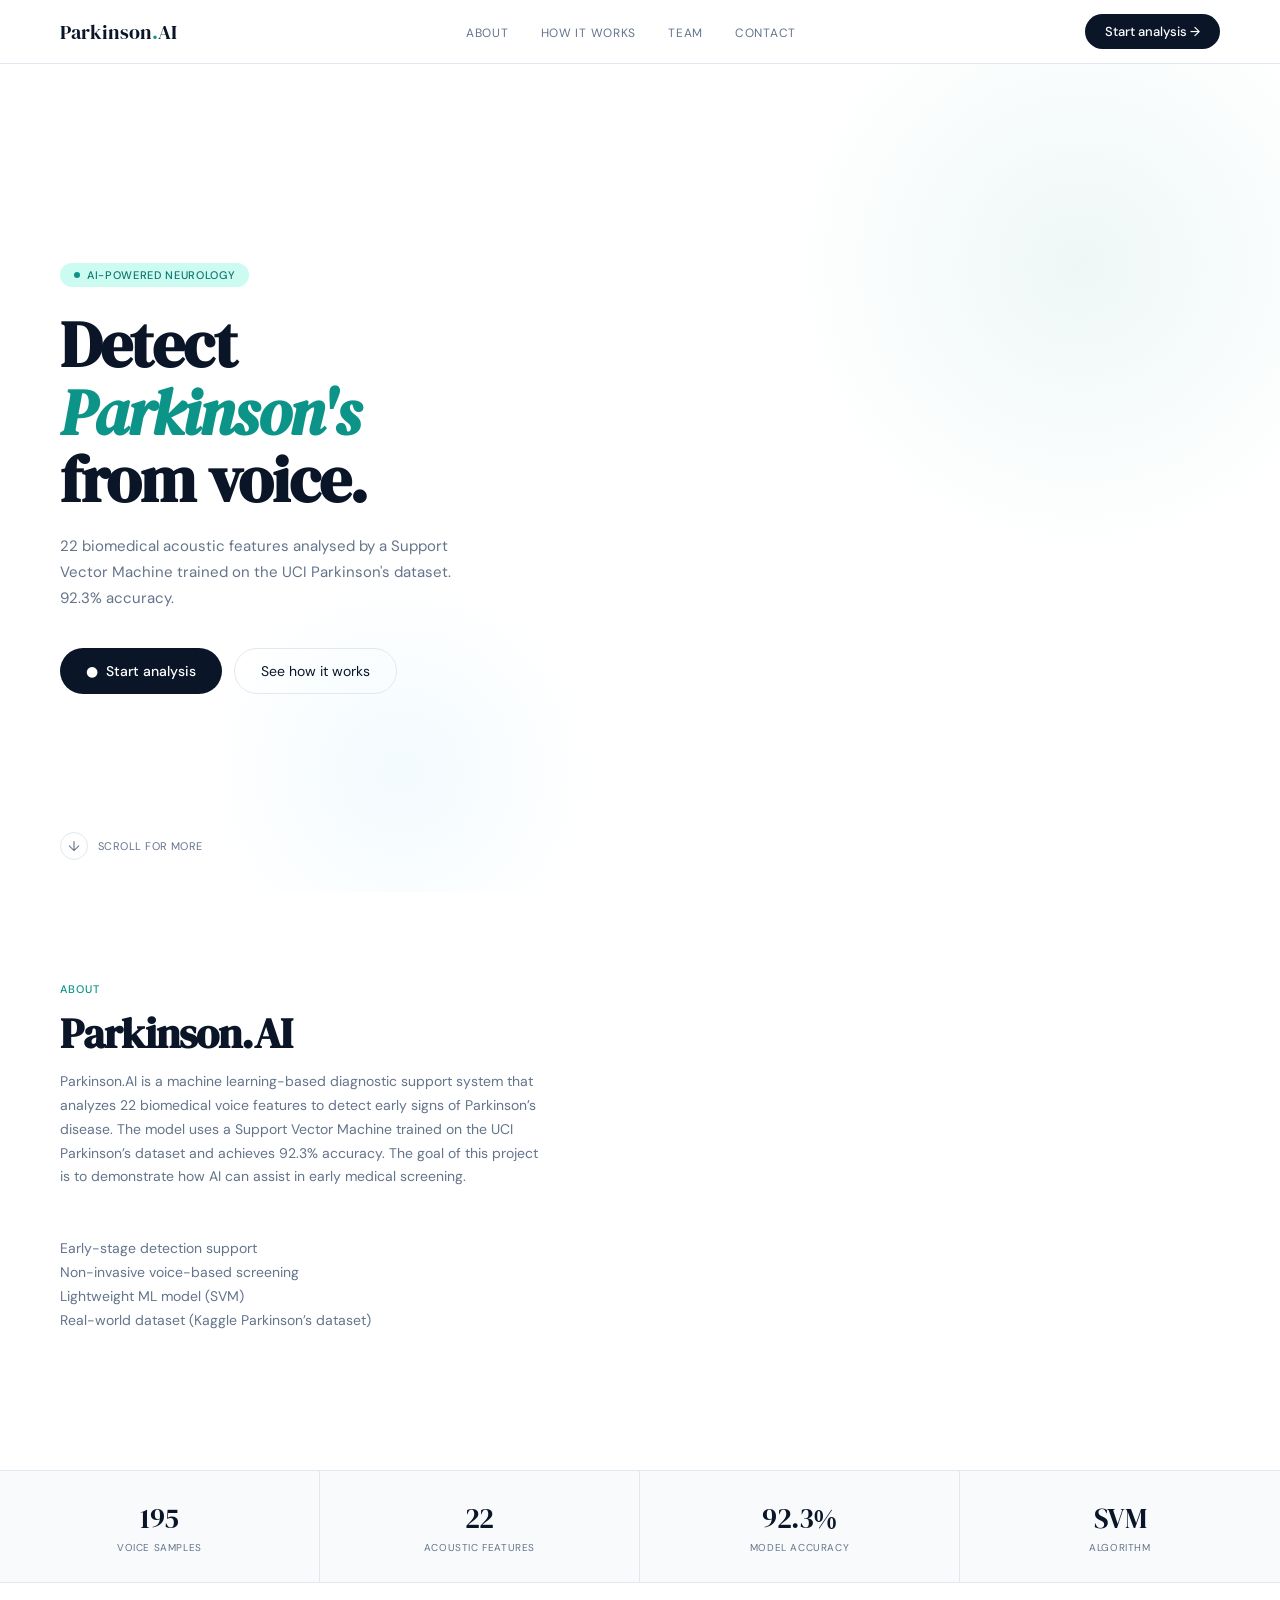
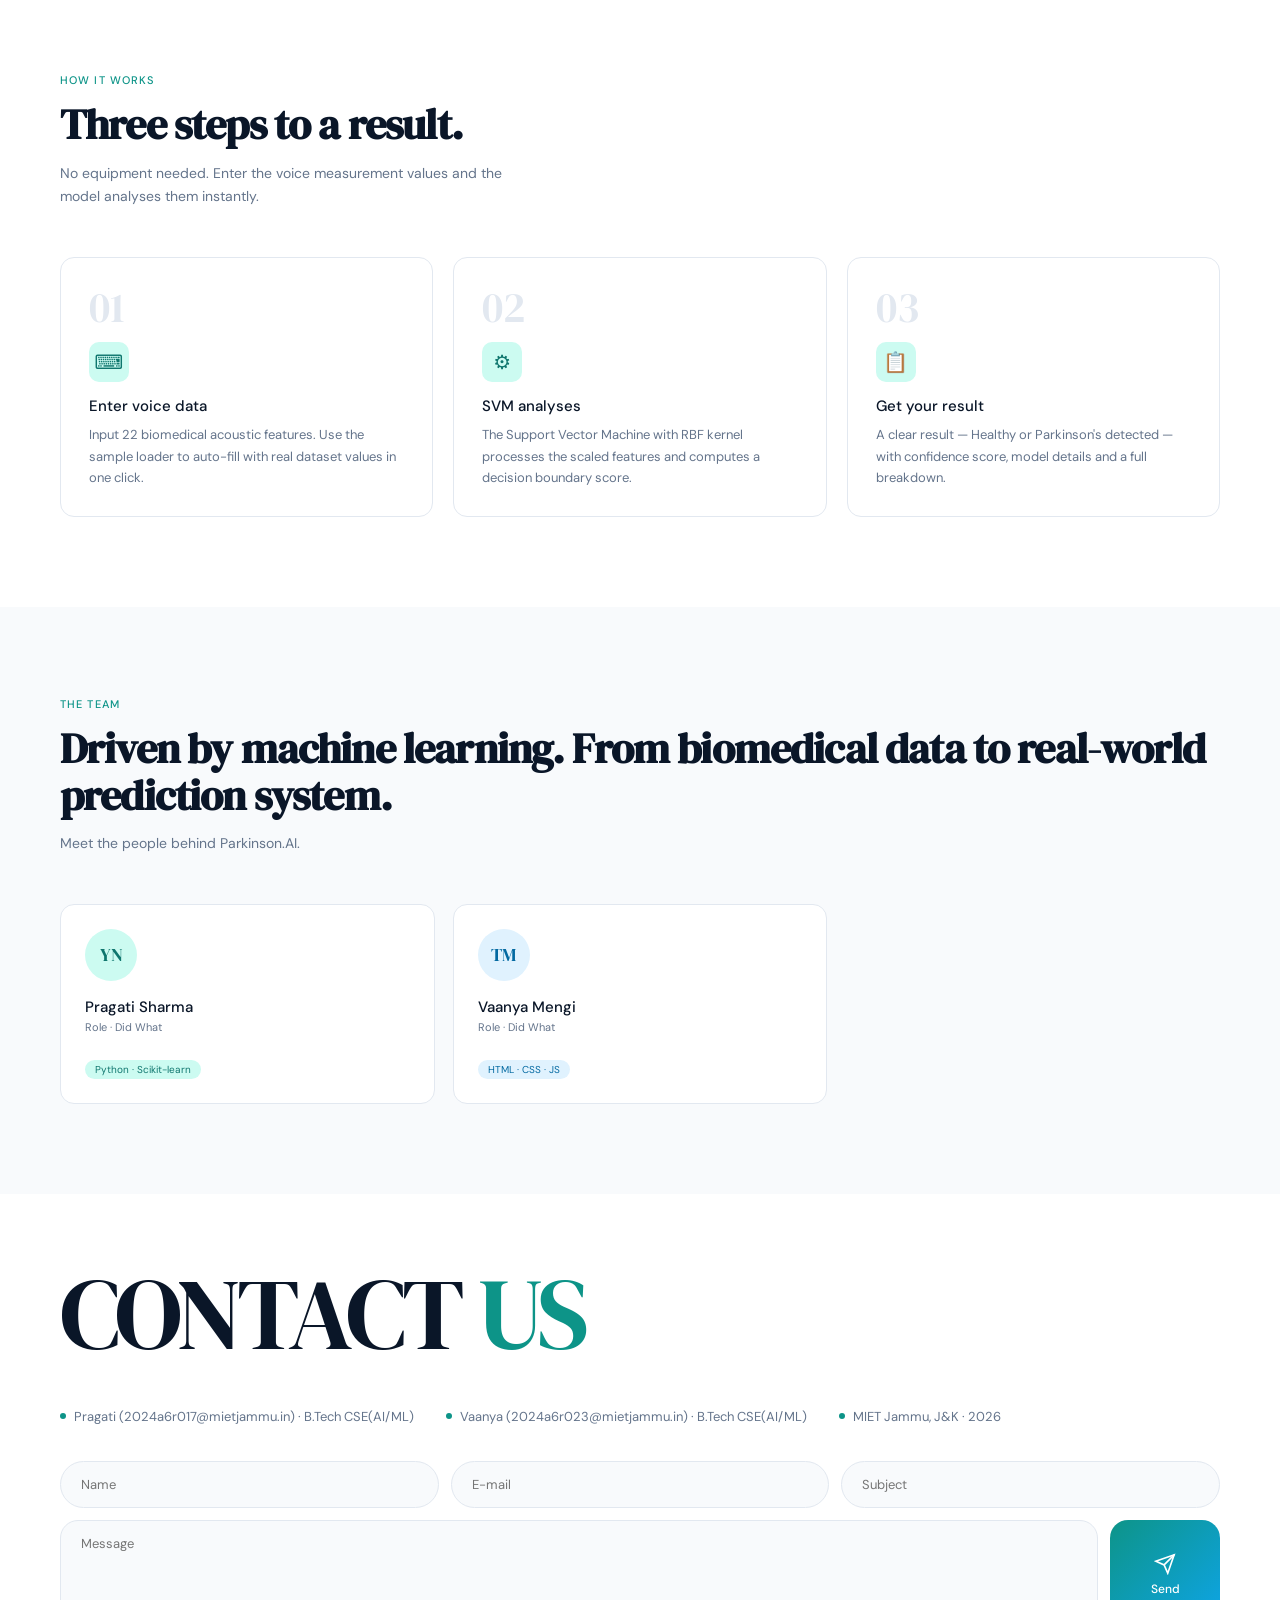
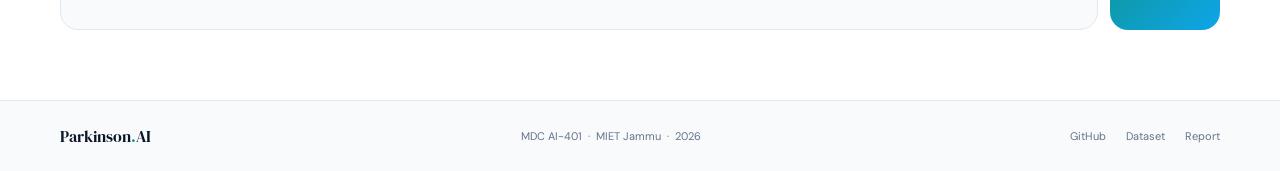
<file: backend/frontend/index.html>
<!DOCTYPE html>
<html lang="en">
<head>
  <meta charset="UTF-8">
  <meta name="viewport" content="width=device-width, initial-scale=1.0">
  <title>Parkinson.AI — Voice-based Detection</title>
  <link rel="preconnect" href="https://fonts.googleapis.com">
  <link rel="preconnect" href="https://fonts.gstatic.com" crossorigin>
  <link
    href="https://fonts.googleapis.com/css2?family=DM+Sans:ital,opsz,wght@0,9..40,300;0,9..40,400;0,9..40,500;0,9..40,700&family=DM+Serif+Display:ital@0;1&display=swap"
    rel="stylesheet">
  <style>
    *,
    *::before,
    *::after {
      box-sizing: border-box;
      margin: 0;
      padding: 0
    }

    :root {
      --teal: #0d9488;
      --teal-lt: #ccfbf1;
      --teal-dk: #0f766e;
      --blue: #0ea5e9;
      --blue-lt: #e0f2fe;
      --blue-dk: #0369a1;
      --ink: #0a1628;
      --ink2: #1e3a5f;
      --muted: #64748b;
      --border: #e2e8f0;
      --bg: #f8fafc;
      --white: #ffffff;
      --radius: 14px;
      --font-display: 'DM Serif Display', Georgia, serif;
      --font-body: 'DM Sans', system-ui, sans-serif;
    }

    html {
      scroll-behavior: smooth
    }

    body {
        font-family: var(--font-body);
        background: var(--white);
        color: var(--ink);
        overflow-x: hidden;
        transition: opacity 0.3s ease;
    }

    ::-webkit-scrollbar {
      width: 4px
    }

    ::-webkit-scrollbar-track {
      background: var(--bg)
    }

    ::-webkit-scrollbar-thumb {
      background: var(--teal);
      border-radius: 4px
    }

    /* NAV */
    nav {
      position: sticky;
      top: 0;
      z-index: 100;
      display: flex;
      align-items: center;
      justify-content: space-between;
      padding: 0 60px;
      height: 64px;
      background: rgba(255, 255, 255, 0.9);
      backdrop-filter: blur(16px);
      border-bottom: 0.5px solid var(--border)
    }

    .nav-logo {
      font-family: var(--font-display);
      font-size: 20px;
      color: var(--ink);
      text-decoration: none
    }

    .nav-logo span {
      color: var(--teal)
    }

    .nav-links {
      display: flex;
      gap: 32px;
      list-style: none
    }

    .nav-links a {
      font-size: 12px;
      color: var(--muted);
      text-decoration: none;
      text-transform: uppercase;
      letter-spacing: .06em;
      transition: color .2s
    }

    .nav-links a:hover {
      color: var(--teal)
    }

    .nav-cta {
      background: var(--ink);
      color: #fff;
      border: none;
      padding: 9px 20px;
      border-radius: 24px;
      font-family: var(--font-body);
      font-size: 13px;
      font-weight: 500;
      cursor: pointer;
      transition: all .25s;
      text-decoration: none;
      display: inline-flex;
      align-items: center;
      gap: 6px
    }

    .nav-cta:hover {
      background: var(--teal);
      transform: translateY(-1px)
    }

    /* HERO */
    #hero-video {
      position: absolute;
      top: 0;
      right: 0;
      width: 60%;
      height: 100%;
      z-index: 0;
      pointer-events: none;
      object-fit: cover;
      opacity: 0.85;

      mask-image: linear-gradient(to left,
          rgba(0, 0, 0, 1) 40%,
          transparent 100%);

      -webkit-mask-image: linear-gradient(to left,
          rgba(0, 0, 0, 1) 40%,
          transparent 100%);
    }

    #hero-video {
      animation: zoomVideo 20s ease-in-out infinite alternate;
    }

    @keyframes zoomVideo {
      from {
        transform: scale(1);
      }

      to {
        transform: scale(1.08);
      }
    }

    .hero {
      min-height: 92vh;
      display: flex;
      align-items: center;
      padding: 0 60px;
      background: var(--white);
      position: relative;
      overflow: hidden;
    }

    .hero::before {
      content: '';
      position: absolute;
      top: -100px;
      right: -100px;
      width: 600px;
      height: 600px;
      border-radius: 50%;
      background: radial-gradient(circle, rgba(13, 148, 136, .07) 0%, transparent 70%);
      pointer-events: none
    }

    .hero::after {
      content: '';
      position: absolute;
      bottom: -80px;
      left: 200px;
      width: 400px;
      height: 400px;
      border-radius: 50%;
      background: radial-gradient(circle, rgba(14, 165, 233, .05) 0%, transparent 70%);
      pointer-events: none
    }

    .hero-left {
      position: relative;
      z-index: 2;
      max-width: 520px
    }

    .hero-tag {
      display: inline-flex;
      align-items: center;
      gap: 7px;
      background: var(--teal-lt);
      color: var(--teal-dk);
      font-size: 11px;
      font-weight: 500;
      letter-spacing: .06em;
      text-transform: uppercase;
      padding: 5px 14px;
      border-radius: 20px;
      margin-bottom: 24px
    }

    .hero-tag-dot {
      width: 6px;
      height: 6px;
      border-radius: 50%;
      background: var(--teal);
      animation: pulse 2s ease-in-out infinite
    }

    .hero-h1 {
      font-family: var(--font-display);
      font-size: clamp(42px, 5vw, 64px);
      line-height: 1.05;
      letter-spacing: -.02em;
      color: var(--ink);
      margin-bottom: 20px
    }

    .hero-h1 em {
      font-style: italic;
      color: var(--teal)
    }

    .hero-p {
      font-size: 15px;
      color: var(--muted);
      line-height: 1.75;
      margin-bottom: 36px;
      max-width: 400px
    }

    .hero-btns {
      display: flex;
      gap: 12px;
      flex-wrap: wrap
    }

    .btn-primary {
      background: var(--ink);
      color: #fff;
      border: none;
      padding: 13px 26px;
      border-radius: 28px;
      font-family: var(--font-body);
      font-size: 14px;
      font-weight: 500;
      cursor: pointer;
      transition: all .25s;
      display: inline-flex;
      align-items: center;
      gap: 8px;
      text-decoration: none
    }

    .btn-primary:hover {
      background: var(--teal);
      transform: translateY(-2px)
    }

    .btn-outline {
      background: transparent;
      color: var(--ink);
      border: 1px solid var(--border);
      padding: 13px 26px;
      border-radius: 28px;
      font-family: var(--font-body);
      font-size: 14px;
      font-weight: 400;
      cursor: pointer;
      transition: all .25s;
      text-decoration: none;
      display: inline-flex;
      align-items: center
    }

    .btn-outline:hover {
      border-color: var(--teal);
      color: var(--teal)
    }

    .hero-right {
      display: flex;
      align-items: center;
      justify-content: center;
      position: relative;
      z-index: 2;
      height: 500px
    }

    .neuron-canvas {
      position: relative;
      width: 340px;
      height: 340px
    }

    .neuron-canvas img,
    .neuron-canvas video {
      width: 100%;
      height: 100%;
      object-fit: contain;
      border-radius: 50%
    }

    .neuron-ring {
      position: absolute;
      inset: -20px;
      border-radius: 50%;
      border: 1px solid rgba(13, 148, 136, .15);
      animation: spin-slow 20s linear infinite
    }

    .neuron-ring2 {
      position: absolute;
      inset: -44px;
      border-radius: 50%;
      border: 0.5px dashed rgba(14, 165, 233, .12);
      animation: spin-slow 35s linear infinite reverse
    }

    .neuron-dot {
      position: absolute;
      width: 9px;
      height: 9px;
      border-radius: 50%;
      background: var(--teal);
      top: -4px;
      left: calc(50% - 4px)
    }

    .neuron-dot2 {
      position: absolute;
      width: 7px;
      height: 7px;
      border-radius: 50%;
      background: var(--blue);
      top: -4px;
      left: calc(50% - 3px)
    }

    .hero-placeholder {
      width: 100%;
      height: 100%;
      border-radius: 50%;
      background: linear-gradient(135deg, var(--teal-lt), var(--blue-lt));
      display: flex;
      align-items: center;
      justify-content: center;
      flex-direction: column;
      gap: 10px
    }

    .placeholder-text {
      font-size: 11px;
      color: var(--teal-dk);
      opacity: .7;
      text-align: center;
      padding: 0 30px;
      line-height: 1.6
    }

    .scroll-hint {
      position: absolute;
      bottom: 32px;
      left: 60px;
      display: flex;
      align-items: center;
      gap: 10px;
      font-size: 11px;
      color: var(--muted);
      letter-spacing: .04em;
      text-transform: uppercase
    }

    .scroll-arrow {
      width: 28px;
      height: 28px;
      border-radius: 50%;
      border: 1px solid var(--border);
      display: flex;
      align-items: center;
      justify-content: center;
      font-size: 14px;
      color: var(--muted);
      animation: bounce 2s ease-in-out infinite
    }

    /* STATS */
    .stats-row {
      display: grid;
      grid-template-columns: repeat(4, 1fr);
      border-top: 0.5px solid var(--border);
      border-bottom: 0.5px solid var(--border);
      background: var(--bg)
    }

    .stat-cell {
      padding: 28px 20px;
      text-align: center;
      border-right: 0.5px solid var(--border);
      transition: background .25s;
      cursor: default
    }

    .stat-cell:last-child {
      border-right: none
    }

    .stat-cell:hover {
      background: var(--teal-lt)
    }

    .stat-val {
      font-family: var(--font-display);
      font-size: 28px;
      color: var(--ink);
      letter-spacing: -.02em
    }

    .stat-lbl {
      font-size: 10px;
      color: var(--muted);
      margin-top: 4px;
      text-transform: uppercase;
      letter-spacing: .06em
    }

    /* SECTIONS */
    .section {
      padding: 90px 60px
    }

    .section-alt {
      padding: 90px 60px;
      background: var(--bg)
    }

    .sec-eyebrow {
      font-size: 11px;
      color: var(--teal);
      text-transform: uppercase;
      letter-spacing: .1em;
      margin-bottom: 14px;
      font-weight: 500
    }

    .sec-h {
      font-family: var(--font-display);
      font-size: clamp(28px, 4vw, 42px);
      color: var(--ink);
      letter-spacing: -.02em;
      line-height: 1.1;
      margin-bottom: 14px
    }

    .sec-sub {
      font-size: 14px;
      color: var(--muted);
      line-height: 1.7;
      max-width: 480px;
      margin-bottom: 48px
    }

    /* HOW IT WORKS */
    .how-grid {
      display: grid;
      grid-template-columns: repeat(3, 1fr);
      gap: 20px
    }

    .how-card {
      background: var(--white);
      border: 0.5px solid var(--border);
      border-radius: var(--radius);
      padding: 28px;
      transition: all .3s ease;
      position: relative;
      overflow: hidden
    }

    .how-card::before {
      content: '';
      position: absolute;
      top: 0;
      left: 0;
      right: 0;
      height: 3px;
      background: linear-gradient(90deg, var(--teal), var(--blue));
      transform: scaleX(0);
      transform-origin: left;
      transition: transform .3s ease
    }

    .how-card:hover {
      transform: translateY(-4px);
      border-color: rgba(13, 148, 136, .3)
    }

    .how-card:hover::before {
      transform: scaleX(1)
    }

    .how-num {
      font-family: var(--font-display);
      font-size: 42px;
      color: var(--border);
      line-height: 1;
      margin-bottom: 14px
    }

    .how-icon {
      width: 40px;
      height: 40px;
      border-radius: 10px;
      background: var(--teal-lt);
      display: flex;
      align-items: center;
      justify-content: center;
      margin-bottom: 14px;
      font-size: 20px;
      color: var(--teal-dk);
      transition: all .25s
    }

    .how-card:hover .how-icon {
      background: var(--teal);
      color: #fff
    }

    .how-h {
      font-size: 15px;
      font-weight: 500;
      color: var(--ink);
      margin-bottom: 8px
    }

    .how-p {
      font-size: 13px;
      color: var(--muted);
      line-height: 1.65
    }

    /* TEAM */
    .team-grid {
      display: grid;
      grid-template-columns: repeat(3, 1fr);
      gap: 18px
    }

    .team-card {
      background: var(--white);
      border: 0.5px solid var(--border);
      border-radius: var(--radius);
      padding: 24px;
      transition: all .3s ease;
      cursor: default;
      overflow: hidden
    }

    .team-card:hover {
      border-color: rgba(13, 148, 136, .4);
      transform: translateY(-5px);
      box-shadow: 0 16px 40px rgba(13, 148, 136, .08)
    }

    .team-avatar {
      width: 52px;
      height: 52px;
      border-radius: 50%;
      display: flex;
      align-items: center;
      justify-content: center;
      font-family: var(--font-display);
      font-size: 18px;
      margin-bottom: 16px
    }

    .av-teal {
      background: var(--teal-lt);
      color: var(--teal-dk)
    }

    .av-blue {
      background: var(--blue-lt);
      color: var(--blue-dk)
    }

    .av-ink {
      background: #e8edf5;
      color: var(--ink2)
    }

    .team-name {
      font-size: 15px;
      font-weight: 500;
      color: var(--ink);
      margin-bottom: 3px
    }

    .team-role {
      font-size: 11px;
      color: var(--muted);
      margin-bottom: 14px
    }

    .team-bio {
      font-size: 12px;
      color: var(--muted);
      line-height: 1.65;
      max-height: 0;
      overflow: hidden;
      opacity: 0;
      transition: all .35s ease
    }

    .team-card:hover .team-bio {
      max-height: 80px;
      opacity: 1
    }

    .team-pill {
      display: inline-flex;
      align-items: center;
      gap: 4px;
      font-size: 10px;
      padding: 3px 10px;
      border-radius: 20px;
      margin-top: 12px
    }

    .pill-teal {
      background: var(--teal-lt);
      color: var(--teal-dk)
    }

    .pill-blue {
      background: var(--blue-lt);
      color: var(--blue-dk)
    }

    .pill-ink {
      background: #e8edf5;
      color: var(--ink2)
    }

    /* CONTACT */
    .contact-section {
      background: var(--white);
      overflow: hidden
    }

    .contact-giant {
      padding: 70px 60px 0;
      font-family: var(--font-display);
      font-size: clamp(52px, 9vw, 100px);
      font-weight: 400;
      color: var(--ink);
      letter-spacing: -.04em;
      line-height: 1
    }

    .contact-giant span {
      color: var(--teal)
    }

    .contact-form-wrap {
      padding: 44px 60px 70px
    }

    .contact-info-row {
      display: flex;
      gap: 32px;
      margin-bottom: 36px;
      flex-wrap: wrap
    }

    .ci-item {
      display: flex;
      align-items: center;
      gap: 8px;
      font-size: 13px;
      color: var(--muted)
    }

    .ci-dot {
      width: 6px;
      height: 6px;
      border-radius: 50%;
      background: var(--teal)
    }

    .contact-grid {
      display: grid;
      grid-template-columns: 1fr 1fr 1fr;
      gap: 12px;
      margin-bottom: 12px
    }

    .cf-input {
      background: var(--bg);
      border: 0.5px solid var(--border);
      border-radius: 28px;
      padding: 14px 20px;
      font-family: var(--font-body);
      font-size: 13px;
      color: var(--ink);
      outline: none;
      transition: all .2s;
      width: 100%
    }

    .cf-input:focus {
      border-color: var(--teal);
      background: var(--teal-lt)
    }

    .contact-bottom {
      display: grid;
      grid-template-columns: 1fr auto;
      gap: 12px;
      align-items: stretch
    }

    .cf-textarea {
      background: var(--bg);
      border: 0.5px solid var(--border);
      border-radius: 18px;
      padding: 14px 20px;
      width: 100%;
      font-family: var(--font-body);
      font-size: 13px;
      color: var(--ink);
      outline: none;
      resize: none;
      height: 110px;
      transition: all .2s
    }

    .cf-textarea:focus {
      border-color: var(--teal);
      background: var(--teal-lt)
    }

    .cf-send-btn {
      background: linear-gradient(135deg, var(--teal), var(--blue));
      border: none;
      border-radius: 18px;
      width: 110px;
      cursor: pointer;
      display: flex;
      flex-direction: column;
      align-items: center;
      justify-content: center;
      gap: 6px;
      transition: all .25s;
      color: #fff;
      font-family: var(--font-body);
      font-size: 12px;
      font-weight: 500
    }

    .cf-send-btn:hover {
      transform: scale(1.04);
      opacity: .92
    }

    .cf-send-btn svg {
      width: 22px;
      height: 22px;
      stroke: #fff;
      fill: none;
      stroke-width: 1.8
    }

    /* FOOTER */
    footer {
      border-top: 0.5px solid var(--border);
      padding: 24px 60px;
      display: flex;
      align-items: center;
      justify-content: space-between;
      background: var(--bg)
    }

    .footer-logo {
      font-family: var(--font-display);
      font-size: 16px;
      color: var(--ink)
    }

    .footer-logo span {
      color: var(--teal)
    }

    .footer-note {
      font-size: 11px;
      color: var(--muted)
    }

    .footer-links {
      display: flex;
      gap: 20px
    }

    .footer-links a {
      font-size: 11px;
      color: var(--muted);
      text-decoration: none;
      transition: color .2s
    }

    .footer-links a:hover {
      color: var(--teal)
    }

    /* ANIMATIONS */
    @keyframes pulse {

      0%,
      100% {
        opacity: 1
      }

      50% {
        opacity: .4
      }
    }

    @keyframes bounce {

      0%,
      100% {
        transform: translateY(0)
      }

      50% {
        transform: translateY(5px)
      }
    }

    @keyframes spin-slow {
      from {
        transform: rotate(0deg)
      }

      to {
        transform: rotate(360deg)
      }
    }

    @keyframes fadeUp {
      from {
        opacity: 0;
        transform: translateY(28px)
      }

      to {
        opacity: 1;
        transform: translateY(0)
      }
    }

    .fade-up {
      animation: fadeUp .7s ease both
    }

    .delay-1 {
      animation-delay: .1s
    }

    .delay-2 {
      animation-delay: .2s
    }

    .delay-3 {
      animation-delay: .3s
    }

    .delay-4 {
      animation-delay: .45s
    }

    /* RESPONSIVE */
    @media(max-width:768px) {
      nav {
        padding: 0 20px
      }

      .nav-links {
        display: none
      }

      .hero {
        grid-template-columns: 1fr;
        padding: 60px 20px;
        min-height: auto
      }

      #hero-video {
        width: 100%;
        opacity: 0.35;
      }

      .hero-right {
        height: 260px
      }

      .neuron-canvas {
        width: 220px;
        height: 220px
      }

      .stats-row {
        grid-template-columns: repeat(2, 1fr)
      }

      .section,
      .section-alt {
        padding: 60px 20px
      }

      .how-grid,
      .team-grid {
        grid-template-columns: 1fr
      }

      .contact-giant {
        font-size: 48px;
        padding: 40px 20px 0
      }

      .contact-form-wrap {
        padding: 28px 20px 50px
      }

      .contact-grid {
        grid-template-columns: 1fr
      }

      footer {
        padding: 20px;
        flex-direction: column;
        gap: 12px;
        text-align: center
      }

      .scroll-hint {
        display: none
      }
    }
  </style>
</head>

<body>

  <nav>
    <a class="nav-logo" href="#">Parkinson<span>.</span>AI</a>
    <ul class="nav-links">
      <li><a href="#about">About</a></li>
      <li><a href="#how">How it works</a></li>
      <li><a href="#team">Team</a></li>
      <li><a href="#contact">Contact</a></li>
    </ul>
    <!-- REPLACE href with your Streamlit URL -->
    <a class="nav-cta" href="analysis.html">Start analysis &#8594;</a>
  </nav>

  <!-- HERO -->
  <section class="hero" id="top">

    <!-- Background Video -->
    <video id="hero-video" autoplay loop muted playsinline>
        <source src="Neuron.mp4" type="video/mp4">
        Your browser does not support the video tag.
    </video>

    <div class="hero-left">
      <div class="hero-tag fade-up">
        <div class="hero-tag-dot"></div>
        AI-powered neurology
      </div>

      <h1 class="hero-h1 fade-up delay-1">
        Detect<br>
        <em>Parkinson's</em><br>
        from voice.
      </h1>

      <p class="hero-p fade-up delay-2">
        22 biomedical acoustic features analysed by a Support Vector Machine trained on the UCI Parkinson's dataset.
        92.3% accuracy.
      </p>

      <div class="hero-btns fade-up delay-3">
        <a class="btn-primary" href="analysis.html">&#9679;&nbsp; Start analysis</a>

        <a class="btn-outline" href="#how">
          See how it works
        </a>
      </div>
    </div>

    <div class="scroll-hint">
      <div class="scroll-arrow">&#8595;</div>
      Scroll for more
    </div>

  </section>
  <!--About -->
  <section class="section" id="about">
  <div class="sec-eyebrow">About</div>
  <h2 class="sec-h">Parkinson.AI</h2>
  <p class="sec-sub">
    Parkinson.AI is a machine learning-based diagnostic support system that analyzes 22 biomedical voice features to detect early signs of Parkinson’s disease.
    The model uses a Support Vector Machine trained on the UCI Parkinson’s dataset and achieves 92.3% accuracy. 
    The goal of this project is to demonstrate how AI can assist in early medical screening.
  </p>
  <p class="sec-sub">
  <span> Early-stage detection support</span><br>
  <span> Non-invasive voice-based screening</span><br>
  <span> Lightweight ML model (SVM)</span><br>
  <span> Real-world dataset (Kaggle Parkinson’s dataset)</span>
</p>
  </section>
  <!-- STATS -->
  <div class="stats-row">
    <div class="stat-cell">
      <div class="stat-val">195</div>
      <div class="stat-lbl">Voice samples</div>
    </div>
    <div class="stat-cell">
      <div class="stat-val">22</div>
      <div class="stat-lbl">Acoustic features</div>
    </div>
    <div class="stat-cell">
      <div class="stat-val">92.3%</div>
      <div class="stat-lbl">Model accuracy</div>
    </div>
    <div class="stat-cell">
      <div class="stat-val">SVM</div>
      <div class="stat-lbl">Algorithm</div>
    </div>
  </div>

  <!-- HOW IT WORKS -->
  <section class="section" id="how">
    <div class="sec-eyebrow">How it works</div>
    <h2 class="sec-h">Three steps to a result.</h2>
    <p class="sec-sub">No equipment needed. Enter the voice measurement values and the model analyses them instantly.
    </p>
    <div class="how-grid">
      <div class="how-card">
        <div class="how-num">01</div>
        <div class="how-icon">&#9000;</div>
        <div class="how-h">Enter voice data</div>
        <div class="how-p">Input 22 biomedical acoustic features. Use the sample loader to auto-fill with real dataset
          values in one click.</div>
      </div>
      <div class="how-card">
        <div class="how-num">02</div>
        <div class="how-icon">&#9881;</div>
        <div class="how-h">SVM analyses</div>
        <div class="how-p">The Support Vector Machine with RBF kernel processes the scaled features and computes a
          decision boundary score.</div>
      </div>
      <div class="how-card">
        <div class="how-num">03</div>
        <div class="how-icon">&#128203;</div>
        <div class="how-h">Get your result</div>
        <div class="how-p">A clear result — Healthy or Parkinson's detected — with confidence score, model details and a
          full breakdown.</div>
      </div>
    </div>
  </section>

  <!-- TEAM -->
  <section class="section-alt" id="team">
    <div class="sec-eyebrow">The team</div>
    <h2 class="sec-h">Driven by machine learning. From biomedical data to real-world prediction system.</h2>
    <p class="sec-sub">Meet the people behind Parkinson.AI.</p>
    <div class="team-grid">

      <div class="team-card">
        <!-- REPLACE: initials in avatar, name, role, bio, skill -->
        <div class="team-avatar av-teal">YN</div>
        <div class="team-name">Pragati Sharma</div>
        <div class="team-role">Role &middot; Did What </div>
        <div class="team-bio">Bio </div>
        <span class="team-pill pill-teal">Python &middot; Scikit-learn</span>
      </div>

      <div class="team-card">
        <!-- REPLACE: initials in avatar, name, role, bio, skill -->
        <div class="team-avatar av-blue">TM</div>
        <div class="team-name">Vaanya Mengi</div>
        <div class="team-role">Role &middot; Did What</div>
        <div class="team-bio">Bio </div>
        <span class="team-pill pill-blue">HTML &middot; CSS &middot; JS</span>
      </div>

    </div>
  </section>

  <!-- CONTACT -->
  <section class="contact-section" id="contact">
    <div class="contact-giant">CONTACT <span>US</span></div>
    <div class="contact-form-wrap">
      <div class="contact-info-row">
        <!-- REPLACE with your real details -->
        <div class="ci-item">
          <div class="ci-dot"></div>Pragati (2024a6r017@mietjammu.in) &middot; B.Tech CSE(AI/ML)
        </div>
        <div class="ci-item">
          <div class="ci-dot"></div>Vaanya (2024a6r023@mietjammu.in) &middot; B.Tech CSE(AI/ML)
        </div>
        <div class="ci-item">
          <div class="ci-dot"></div>MIET Jammu, J&amp;K &middot; 2026
        </div>
      </div>
      <div class="contact-grid">
        <input class="cf-input" type="text" placeholder="Name" />
        <input class="cf-input" type="email" placeholder="E-mail" />
        <input class="cf-input" type="text" placeholder="Subject" />
      </div>
      <div class="contact-bottom">
        <textarea class="cf-textarea" placeholder="Message"></textarea>
        <button class="cf-send-btn" onclick="handleSend(this)">
          <svg viewBox="0 0 24 24">
            <line x1="22" y1="2" x2="11" y2="13" />
            <polygon points="22 2 15 22 11 13 2 9 22 2" />
          </svg>
          Send
        </button>
      </div>
    </div>
  </section>

  <!-- FOOTER -->
  <footer>
    <div class="footer-logo">Parkinson<span>.</span>AI</div>
    <div class="footer-note">MDC AI-401 &nbsp;&middot;&nbsp; MIET Jammu &nbsp;&middot;&nbsp; 2026</div>
    <div class="footer-links">
      <!-- REPLACE with your GitHub URL -->
      <a href="YOUR_GITHUB_URL" target="_blank">GitHub</a>
      <a href="https://www.kaggle.com/datasets/thecansin/parkinsons-data-set" target="_blank">Dataset</a>
      <a href="report.pdf">Report</a>
    </div>
  </footer>

  <script>
    // Scroll-triggered fade-up for cards
    const observer = new IntersectionObserver((entries) => {
      entries.forEach(e => {
        if (e.isIntersecting) {
          e.target.style.opacity = '1';
          e.target.style.transform = 'translateY(0)';
        }
      });
    }, { threshold: 0.1 });

    document.querySelectorAll('.how-card, .team-card, .stat-cell').forEach((el, i) => {
      el.style.opacity = '0';
      el.style.transform = 'translateY(22px)';
      el.style.transition = 'opacity .55s ease, transform .55s ease';
      el.style.transitionDelay = (i % 3) * 0.12 + 's';
      observer.observe(el);
    });

    // Send button feedback
    function handleSend(btn) {
    const nameInput = document.querySelector(".cf-input");
    const name = nameInput.value || "User";

    alert("Thanks " + name + "! Your message has been sent successfully.");

    btn.style.background = 'var(--teal)';
    btn.innerHTML = 'Sent!';

    setTimeout(() => {
      btn.style.background = 'linear-gradient(135deg,#0d9488,#0ea5e9)';
      btn.innerHTML = `
        <svg viewBox="0 0 24 24" style="width:22px;height:22px;stroke:#fff;fill:none;stroke-width:1.8">
          <line x1="22" y1="2" x2="11" y2="13"/>
          <polygon points="22 2 15 22 11 13 2 9 22 2"/>
        </svg>
        Send
      `;
    }, 2500);
  }
  </script>
</body>

<script>
document.querySelectorAll('a[href="analysis.html"]').forEach(button => {
  button.addEventListener("click", function (e) {
    e.preventDefault();

    document.body.style.opacity = "0";

    setTimeout(() => {
      window.location.href = "analysis.html";
    }, 300);
  });
});
</script>

</html>
</file>
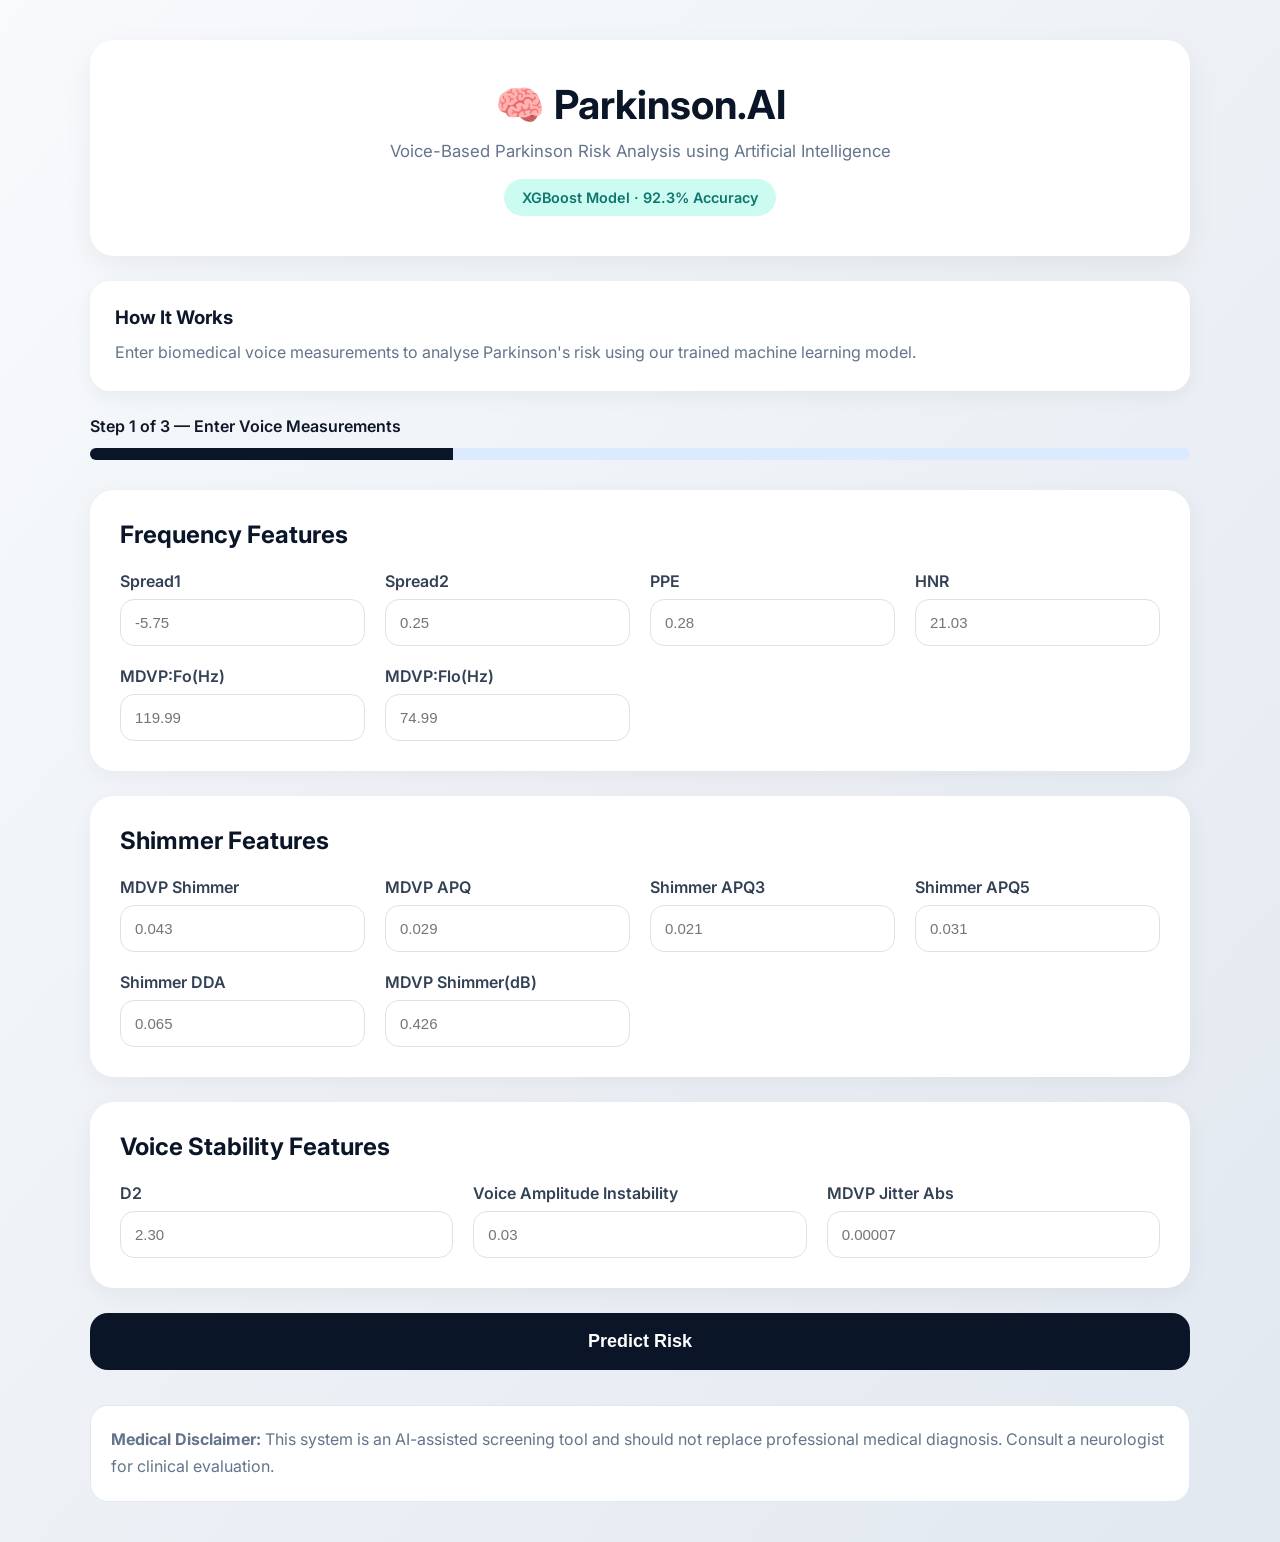
<file: backend/frontend/analysis.html>
<!DOCTYPE html>
<html lang="en">
<head>
    <meta charset="UTF-8" />
    <meta name="viewport" content="width=device-width, initial-scale=1.0"/>

    <title>Parkinson.AI</title>

    <!-- CSS File -->
    <link rel="stylesheet" href="style.css">

    <!-- Google Font -->
    <link href="https://fonts.googleapis.com/css2?family=Inter:wght@300;400;500;600;700&display=swap" rel="stylesheet">
</head>

<body>

    <!-- Main Container -->
    <div class="container">

        <!-- Header -->
        <div class="header-card">

            <h1>🧠 Parkinson.AI</h1>

            <p>
                Voice-Based Parkinson Risk Analysis
                using Artificial Intelligence
            </p>

            <div class="badge">
                XGBoost Model · 92.3% Accuracy
            </div>

        </div>

        <!-- Info Section -->
        <div class="info-card">

            <h3>How It Works</h3>

            <p>
                Enter biomedical voice measurements to
                analyse Parkinson's risk using our trained
                machine learning model.
            </p>

        </div>

        <!-- Progress -->
        <div class="progress-section">

            <p>Step 1 of 3 — Enter Voice Measurements</p>

            <div class="progress-bar">
                <div class="progress-fill"></div>
            </div>

        </div>

        <!-- Form -->
        <form id="predictionForm">

            <!-- Frequency Features -->
            <div class="card">

                <h2>Frequency Features</h2>

                <div class="input-grid">

                    <div class="input-box">
                        <label>Spread1</label>
                        <input type="number"
                               step="any"
                               id="spread1"
                               placeholder="-5.75">
                    </div>

                    <div class="input-box">
                        <label>Spread2</label>
                        <input type="number"
                               step="any"
                               id="spread2"
                               placeholder="0.25">
                    </div>

                    <div class="input-box">
                        <label>PPE</label>
                        <input type="number"
                               step="any"
                               id="PPE"
                               placeholder="0.28">
                    </div>

                    <div class="input-box">
                        <label>HNR</label>
                        <input type="number"
                               step="any"
                               id="HNR"
                               placeholder="21.03">
                    </div>

                    <div class="input-box">
                        <label>MDVP:Fo(Hz)</label>
                        <input type="number"
                               step="any"
                               id="MDVP_Fo_Hz"
                               placeholder="119.99">
                    </div>

                    <div class="input-box">
                        <label>MDVP:Flo(Hz)</label>
                        <input type="number"
                               step="any"
                               id="MDVP_Flo_Hz"
                               placeholder="74.99">
                    </div>

                </div>
            </div>

            <!-- Shimmer Features -->
            <div class="card">

                <h2>Shimmer Features</h2>

                <div class="input-grid">

                    <div class="input-box">
                        <label>MDVP Shimmer</label>
                        <input type="number"
                               step="any"
                               id="MDVP_Shimmer"
                               placeholder="0.043">
                    </div>

                    <div class="input-box">
                        <label>MDVP APQ</label>
                        <input type="number"
                               step="any"
                               id="MDVP_APQ"
                               placeholder="0.029">
                    </div>

                    <div class="input-box">
                        <label>Shimmer APQ3</label>
                        <input type="number"
                               step="any"
                               id="Shimmer_APQ3"
                               placeholder="0.021">
                    </div>

                    <div class="input-box">
                        <label>Shimmer APQ5</label>
                        <input type="number"
                               step="any"
                               id="Shimmer_APQ5"
                               placeholder="0.031">
                    </div>

                    <div class="input-box">
                        <label>Shimmer DDA</label>
                        <input type="number"
                               step="any"
                               id="Shimmer_DDA"
                               placeholder="0.065">
                    </div>

                    <div class="input-box">
                        <label>MDVP Shimmer(dB)</label>
                        <input type="number"
                               step="any"
                               id="MDVP_Shimmer_dB"
                               placeholder="0.426">
                    </div>

                </div>
            </div>

            <!-- Nonlinear Features -->
            <div class="card">

                <h2>Voice Stability Features</h2>

                <div class="input-grid">

                    <div class="input-box">
                        <label>D2</label>
                        <input type="number"
                               step="any"
                               id="D2"
                               placeholder="2.30">
                    </div>

                    <div class="input-box">
                        <label>Voice Amplitude Instability</label>
                        <input type="number"
                               step="any"
                               id="voice_amplitude_instability"
                               placeholder="0.03">
                    </div>

                    <div class="input-box">
                        <label>MDVP Jitter Abs</label>
                        <input type="number"
                               step="any"
                               id="MDVP_Jitter_Abs"
                               placeholder="0.00007">
                    </div>

                </div>

            </div>

            <!-- Predict Button -->
            <button type="submit" class="predict-btn">
                Predict Risk
            </button>

        </form>

        <!-- Result Section -->
        <div id="resultCard" class="result-card hidden">

            <h2 id="resultTitle"></h2>

            <p id="confidenceText"></p>

            <div class="confidence-bar">
                <div id="confidenceFill"></div>
            </div>

            <p id="recommendationText"></p>

        </div>

        <!-- Disclaimer -->
        <div class="disclaimer">

            <strong>Medical Disclaimer:</strong>

            This system is an AI-assisted screening
            tool and should not replace professional
            medical diagnosis. Consult a neurologist
            for clinical evaluation.

        </div>

    </div>

    <!-- JS File -->
    <script src="script.js"></script>

</body>
</html>
</file>
<file: backend/frontend/style.css>
* {
    margin: 0;
    padding: 0;
    box-sizing: border-box;
}

body {
    font-family: 'Inter', sans-serif;
    background: linear-gradient(
        to bottom right,
        #f8fafc,
        #e2e8f0
    );
    min-height: 100vh;
    color: #0f172a;
}

.container {
    width: 90%;
    max-width: 1100px;
    margin: auto;
    padding: 40px 0;
}

/* HEADER */

.header-card {
    background: white;
    border-radius: 24px;
    padding: 40px;
    text-align: center;
    box-shadow: 0 10px 30px rgba(0,0,0,0.06);
    margin-bottom: 25px;
}

.header-card h1 {
    font-size: 2.5rem;
    margin-bottom: 12px;
    color: #0a1628;
}

.header-card p {
    color: #64748b;
    font-size: 1.05rem;
}

.badge {
    display: inline-block;
    margin-top: 18px;
    background: #ccfbf1;
    color: #0f766e;
    padding: 10px 18px;
    border-radius: 999px;
    font-size: .9rem;
    font-weight: 600;
}

/* INFO CARD */

.info-card {
    background: white;
    padding: 25px;
    border-radius: 20px;
    margin-bottom: 25px;
    box-shadow: 0 6px 20px rgba(0,0,0,.05);
}

.info-card h3 {
    margin-bottom: 10px;
}

.info-card p {
    color: #64748b;
    line-height: 1.7;
}

/* PROGRESS */

.progress-section {
    margin-bottom: 30px;
}

.progress-section p {
    margin-bottom: 12px;
    font-weight: 600;
}

.progress-bar {
    height: 12px;
    background: #dbeafe;
    border-radius: 999px;
    overflow: hidden;
}

.progress-fill {
    width: 33%;
    height: 100%;
    background: #0a1628;
}

/* CARD */

.card {
    background: white;
    border-radius: 24px;
    padding: 30px;
    margin-bottom: 25px;
    box-shadow: 0 6px 25px rgba(0,0,0,.05);
}

.card h2 {
    margin-bottom: 22px;
    color: #0a1628;
}

/* INPUT GRID */

.input-grid {
    display: grid;
    grid-template-columns: repeat(
        auto-fit,
        minmax(220px, 1fr)
    );
    gap: 20px;
}

.input-box {
    display: flex;
    flex-direction: column;
}

.input-box label {
    margin-bottom: 8px;
    font-weight: 600;
    color: #334155;
}

.input-box input {
    padding: 14px;
    border: 1px solid #dbe2ea;
    border-radius: 14px;
    outline: none;
    transition: 0.3s;
    font-size: 15px;
}

.input-box input:focus {
    border-color: #0d9488;
    box-shadow: 0 0 0 4px rgba(13,148,136,.15);
}

/* BUTTON */

.predict-btn {
    width: 100%;
    border: none;
    background: #0a1628;
    color: white;
    padding: 18px;
    border-radius: 18px;
    font-size: 18px;
    font-weight: 600;
    cursor: pointer;
    transition: .3s;
}

.predict-btn:hover {
    background: #0d9488;
    transform: translateY(-2px);
}

/* RESULT CARD */

.result-card {
    margin-top: 30px;
    padding: 35px;
    border-radius: 24px;
    text-align: center;
    background: white;
    box-shadow: 0 8px 25px rgba(0,0,0,.06);
}

.hidden {
    display: none;
}

.result-positive {
    background: #fff5f5;
    border: 2px solid #fecaca;
}

.result-negative {
    background: #ecfdf5;
    border: 2px solid #86efac;
}

#resultTitle {
    font-size: 2rem;
    margin-bottom: 18px;
}

#confidenceText {
    font-size: 1.1rem;
    margin-bottom: 16px;
}

/* CONFIDENCE BAR */

.confidence-bar {
    width: 100%;
    background: #e2e8f0;
    height: 18px;
    border-radius: 999px;
    overflow: hidden;
    margin-bottom: 20px;
}

#confidenceFill {
    width: 0%;
    height: 100%;
    background: #0d9488;
    transition: width 0.8s ease;
}

/* DISCLAIMER */

.disclaimer {
    margin-top: 35px;
    background: white;
    border-radius: 18px;
    padding: 20px;
    color: #64748b;
    border: 1px solid #e2e8f0;
    line-height: 1.7;
}

/* RESPONSIVE */

@media(max-width:768px) {

    .header-card h1 {
        font-size: 2rem;
    }

    .container {
        width: 94%;
    }

}
</file>
